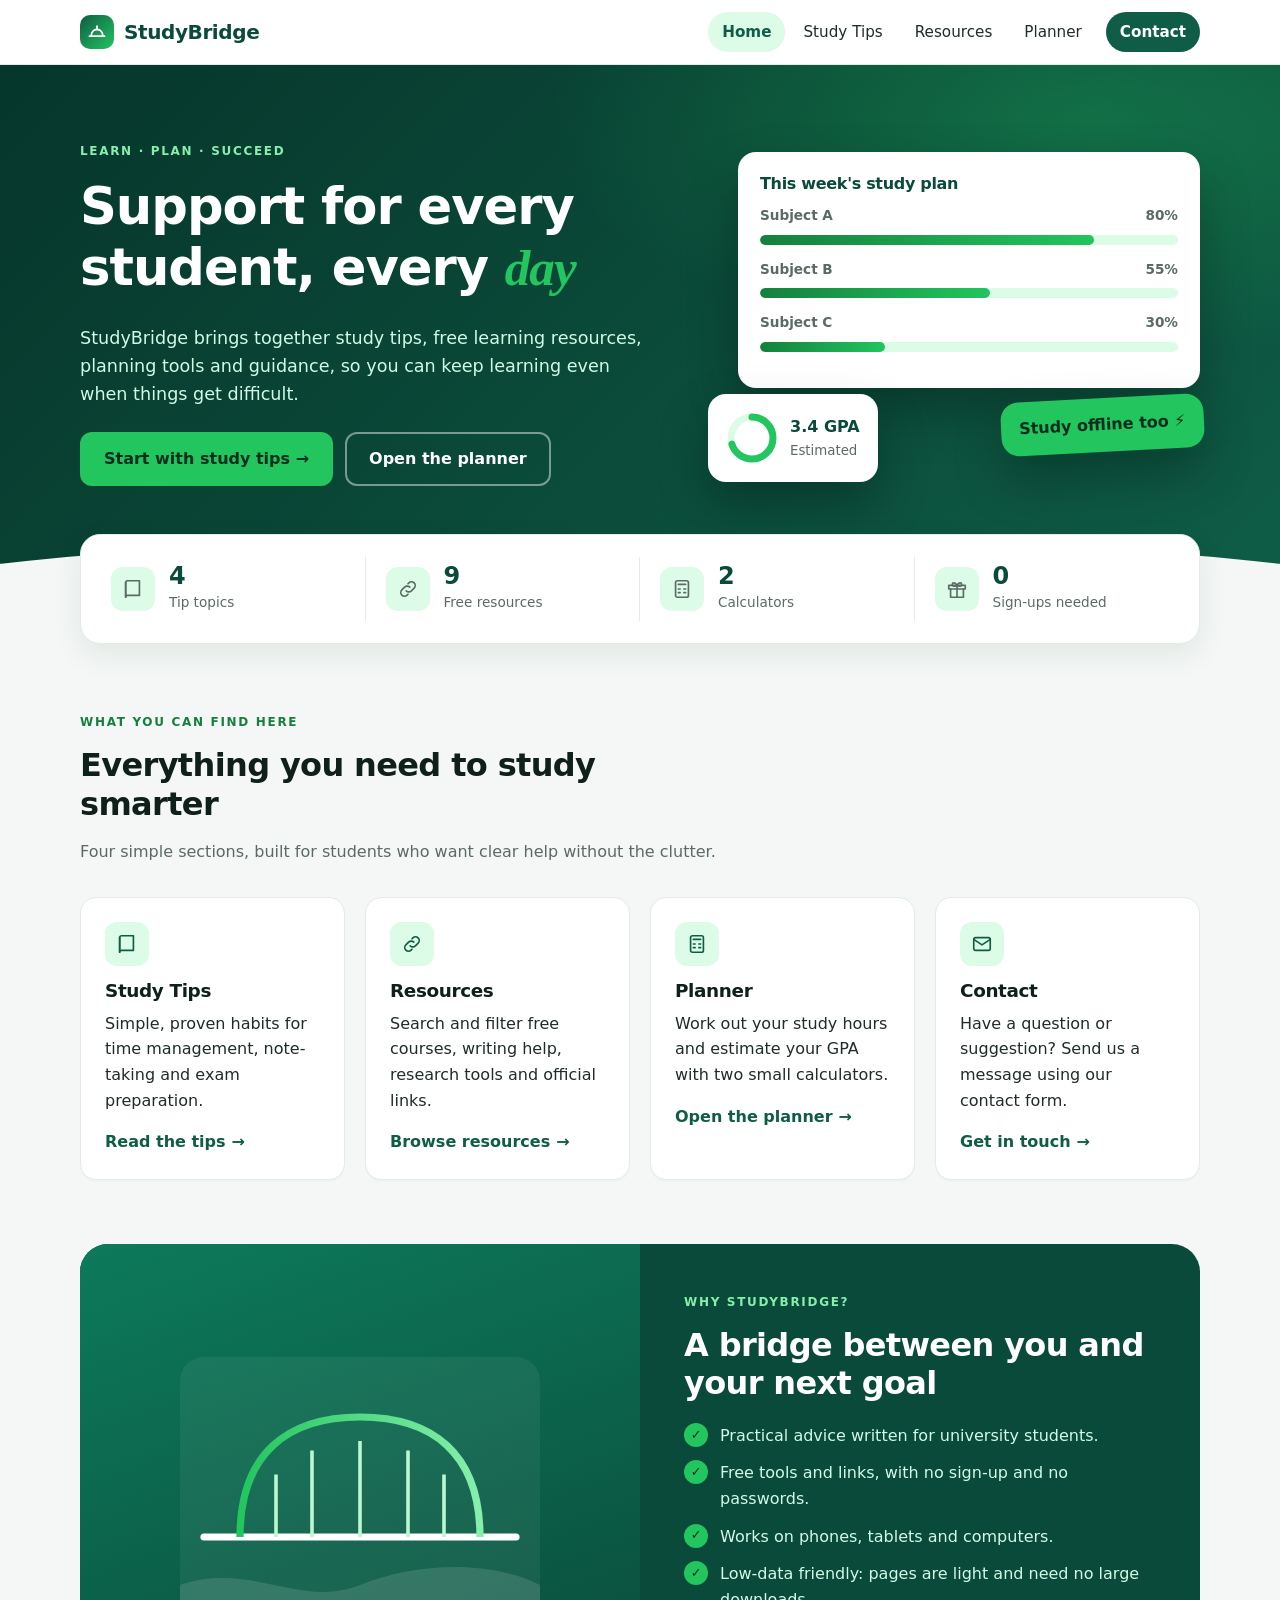
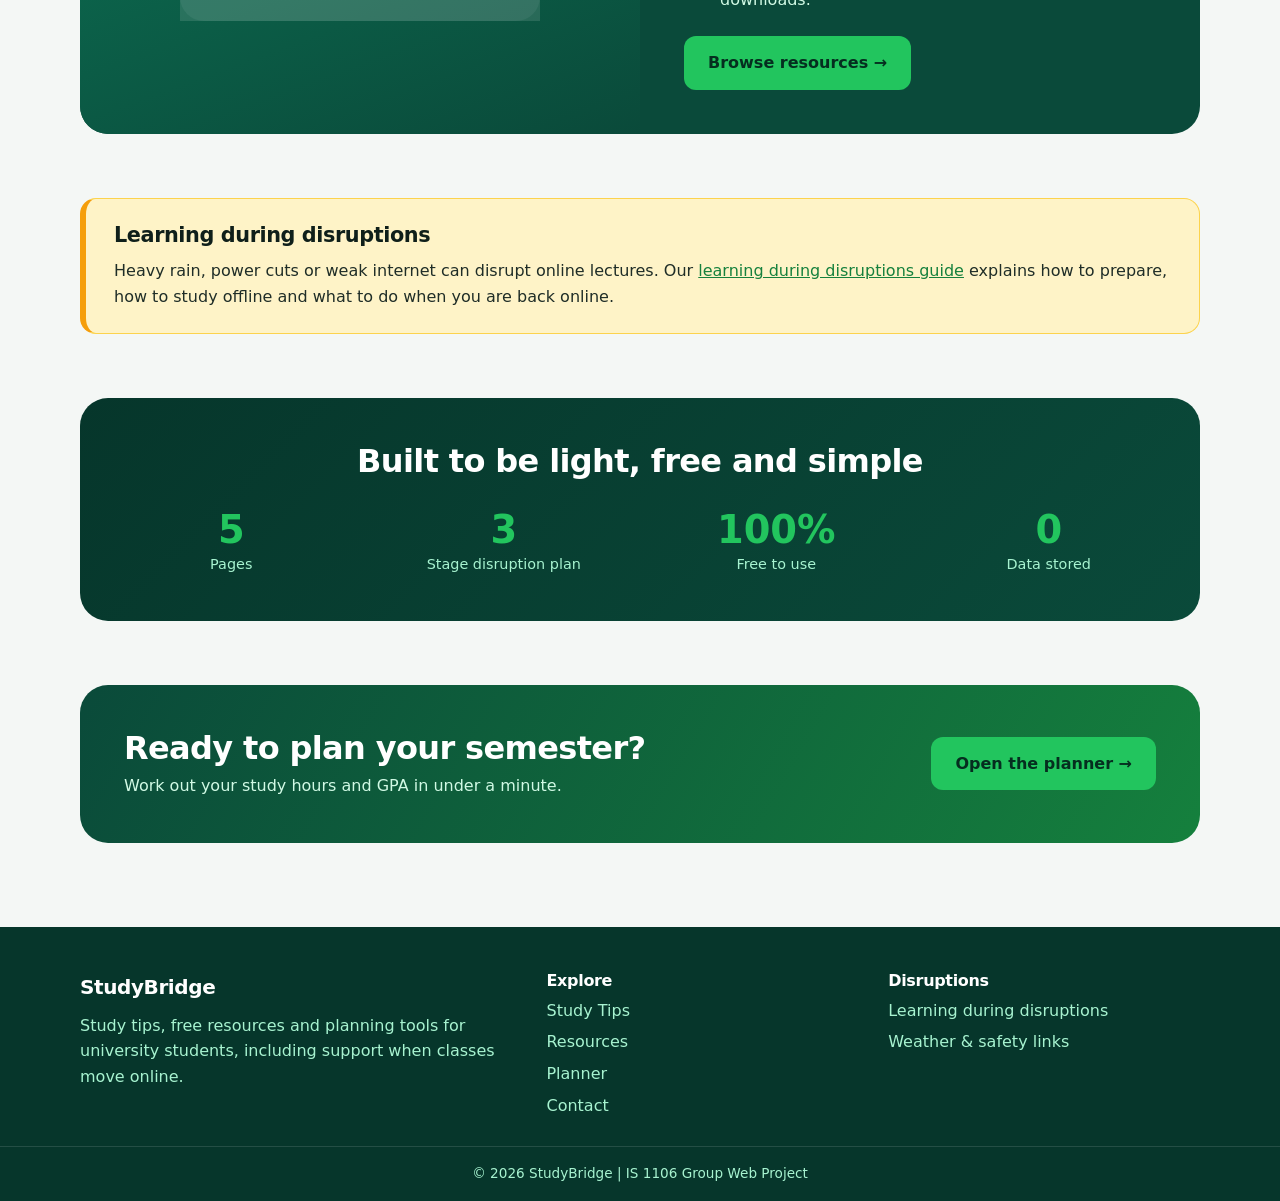
<file: index.html>
<!DOCTYPE html>
<html lang="en"><head><meta charset="UTF-8"><meta name="viewport" content="width=device-width, initial-scale=1">
<meta name="description" content="StudyBridge helps university students with study tips, free learning resources, planning tools and guidance, including support when classes move online."><title>StudyBridge | Student Support Website</title><link rel="stylesheet" href="style.css"></head>
<body><a class="skip-link" href="#content">Skip to main content</a>
<header class="site-header"><div class="header-inner">
<a class="logo" href="index.html"><span class="logo-mark"><svg viewBox="0 0 24 24" fill="none" stroke="#fff" stroke-width="2.2" stroke-linecap="round" stroke-linejoin="round"><path d="M3 17h18M5 17c0-5 3-8 7-8s7 3 7 8M12 9V5"/></svg></span>StudyBridge</a>
<button class="menu-toggle" id="menu-toggle" aria-expanded="false" aria-controls="main-nav">Menu</button>
<nav id="main-nav" aria-label="Main navigation"><ul><li><a href="index.html" aria-current="page">Home</a></li><li><a href="study-tips.html">Study Tips</a></li><li><a href="resources.html">Resources</a></li><li><a href="planner.html">Planner</a></li><li><a class="nav-cta" href="contact.html">Contact</a></li></ul></nav>
</div></header>
<main id="content">
<section class="hero"><div class="wrap">
<div><span class="eyebrow">Learn · Plan · Succeed</span>
<h1>Support for every student, every <em>day</em></h1>
<p class="lead">StudyBridge brings together study tips, free learning resources, planning tools and guidance, so you can keep learning even when things get difficult.</p>
<div class="hero-actions"><a class="btn btn-primary" href="study-tips.html">Start with study tips →</a><a class="btn btn-ghost" href="planner.html">Open the planner</a></div></div>
<div class="hero-art" aria-hidden="true">
<div class="float-card fc-main"><h3>This week's study plan</h3>
<div class="row-l"><span>Subject A</span><span>80%</span></div><div class="bar"><span style="width:80%"></span></div>
<div class="row-l"><span>Subject B</span><span>55%</span></div><div class="bar"><span style="width:55%"></span></div>
<div class="row-l"><span>Subject C</span><span>30%</span></div><div class="bar"><span style="width:30%"></span></div></div>
<div class="float-card fc-ring"><svg width="52" height="52" viewBox="0 0 52 52"><circle cx="26" cy="26" r="21" fill="none" stroke="#dcfce7" stroke-width="7"/><circle cx="26" cy="26" r="21" fill="none" stroke="#22c55e" stroke-width="7" stroke-linecap="round" stroke-dasharray="132" stroke-dashoffset="40" transform="rotate(-90 26 26)"/></svg><div>3.4 GPA<small>Estimated</small></div></div>
<div class="float-card fc-tag">Study offline too ⚡</div></div>
</div><div class="hero-curve"></div></section>

<div class="wrap stats"><div class="stats-box">
<div class="stat"><span class="ico" aria-hidden="true"><svg viewBox="0 0 24 24" fill="none" stroke="currentColor" stroke-width="1.8" stroke-linecap="round" stroke-linejoin="round"><path d="M4 5a2 2 0 0 1 2-2h13v16H6a2 2 0 0 0-2 2z"/><path d="M4 21V5"/></svg></span><div><strong>4</strong><span>Tip topics</span></div></div>
<div class="stat"><span class="ico" aria-hidden="true"><svg viewBox="0 0 24 24" fill="none" stroke="currentColor" stroke-width="1.8" stroke-linecap="round" stroke-linejoin="round"><path d="M10 14a4 4 0 0 0 5.7 0l3-3a4 4 0 0 0-5.7-5.7l-1 1"/><path d="M14 10a4 4 0 0 0-5.7 0l-3 3A4 4 0 0 0 11 18.7l1-1"/></svg></span><div><strong>9</strong><span>Free resources</span></div></div>
<div class="stat"><span class="ico" aria-hidden="true"><svg viewBox="0 0 24 24" fill="none" stroke="currentColor" stroke-width="1.8" stroke-linecap="round" stroke-linejoin="round"><rect x="5" y="3" width="14" height="18" rx="2"/><path d="M8 7h8M8 12h2M14 12h2M8 16h2M14 16h2"/></svg></span><div><strong>2</strong><span>Calculators</span></div></div>
<div class="stat"><span class="ico" aria-hidden="true"><svg viewBox="0 0 24 24" fill="none" stroke="currentColor" stroke-width="1.8" stroke-linecap="round" stroke-linejoin="round"><rect x="3" y="8" width="18" height="4"/><path d="M12 8v13M5 12v9h14v-9M12 8c-2-4-6-3-5 0 .5 1.5 3 1.2 5 0zm0 0c2-4 6-3 5 0-.5 1.5-3 1.2-5 0z"/></svg></span><div><strong>0</strong><span>Sign-ups needed</span></div></div></div></div>

<section class="block"><div class="wrap"><div class="sec-head"><span class="eyebrow" style="color:var(--g600)">What you can find here</span><h2>Everything you need to study smarter</h2><p>Four simple sections, built for students who want clear help without the clutter.</p></div>
<div class="grid"><article class="card"><span class="ico" aria-hidden="true"><svg viewBox="0 0 24 24" fill="none" stroke="currentColor" stroke-width="1.8" stroke-linecap="round" stroke-linejoin="round"><path d="M4 5a2 2 0 0 1 2-2h13v16H6a2 2 0 0 0-2 2z"/><path d="M4 21V5"/></svg></span><h3>Study Tips</h3><p>Simple, proven habits for time management, note-taking and exam preparation.</p><a class="more" href="study-tips.html">Read the tips <span aria-hidden="true">→</span></a></article><article class="card"><span class="ico" aria-hidden="true"><svg viewBox="0 0 24 24" fill="none" stroke="currentColor" stroke-width="1.8" stroke-linecap="round" stroke-linejoin="round"><path d="M10 14a4 4 0 0 0 5.7 0l3-3a4 4 0 0 0-5.7-5.7l-1 1"/><path d="M14 10a4 4 0 0 0-5.7 0l-3 3A4 4 0 0 0 11 18.7l1-1"/></svg></span><h3>Resources</h3><p>Search and filter free courses, writing help, research tools and official links.</p><a class="more" href="resources.html">Browse resources <span aria-hidden="true">→</span></a></article><article class="card"><span class="ico" aria-hidden="true"><svg viewBox="0 0 24 24" fill="none" stroke="currentColor" stroke-width="1.8" stroke-linecap="round" stroke-linejoin="round"><rect x="5" y="3" width="14" height="18" rx="2"/><path d="M8 7h8M8 12h2M14 12h2M8 16h2M14 16h2"/></svg></span><h3>Planner</h3><p>Work out your study hours and estimate your GPA with two small calculators.</p><a class="more" href="planner.html">Open the planner <span aria-hidden="true">→</span></a></article><article class="card"><span class="ico" aria-hidden="true"><svg viewBox="0 0 24 24" fill="none" stroke="currentColor" stroke-width="1.8" stroke-linecap="round" stroke-linejoin="round"><rect x="3" y="5" width="18" height="14" rx="2"/><path d="m3 7 9 6 9-6"/></svg></span><h3>Contact</h3><p>Have a question or suggestion? Send us a message using our contact form.</p><a class="more" href="contact.html">Get in touch <span aria-hidden="true">→</span></a></article></div></div></section>

<section class="block" style="padding-top:0"><div class="wrap"><div class="about">
<div class="about-art"><svg viewBox="0 0 300 220" width="100%" style="max-width:360px" role="img" aria-label="Bridge illustration"><defs><linearGradient id="gg" x1="0" x2="1"><stop offset="0" stop-color="#22c55e"/><stop offset="1" stop-color="#86efac"/></linearGradient></defs><rect width="300" height="220" rx="20" fill="rgba(255,255,255,.06)"/><path d="M20 150h260" stroke="#fff" stroke-width="6" stroke-linecap="round"/><path d="M50 150c0-70 40-100 100-100s100 30 100 100" fill="none" stroke="url(#gg)" stroke-width="6"/><g stroke="#bbf7d0" stroke-width="3"><path d="M80 150v-52M110 150v-72M150 150v-80M190 150v-72M220 150v-52"/></g><path d="M0 190c60-20 100 20 150 0s110-20 150 0v30H0z" fill="rgba(255,255,255,.12)"/></svg></div>
<div class="about-body"><span class="eyebrow">Why StudyBridge?</span><h2>A bridge between you and your next goal</h2><ul><li>Practical advice written for university students.</li><li>Free tools and links, with no sign-up and no passwords.</li><li>Works on phones, tablets and computers.</li><li>Low-data friendly: pages are light and need no large downloads.</li></ul><a class="btn btn-primary" href="resources.html">Browse resources →</a></div></div></div></section>

<section class="block" style="padding-top:0" aria-labelledby="disruption-heading"><div class="wrap"><div class="notice"><h2 id="disruption-heading">Learning during disruptions</h2>
<p>Heavy rain, power cuts or weak internet can disrupt online lectures. Our <a href="study-tips.html#disruptions">learning during disruptions guide</a> explains how to prepare, how to study offline and what to do when you are back online.</p></div></div></section>

<section class="block" style="padding-top:0"><div class="wrap"><div class="impact"><h2>Built to be light, free and simple</h2>
<div class="impact-grid"><div><strong>5</strong><span>Pages</span></div><div><strong>3</strong><span>Stage disruption plan</span></div><div><strong>100%</strong><span>Free to use</span></div><div><strong>0</strong><span>Data stored</span></div></div></div></div></section>

<section class="block" style="padding-top:0"><div class="wrap"><div class="cta"><div><h2>Ready to plan your semester?</h2><p>Work out your study hours and GPA in under a minute.</p></div><a class="btn btn-primary" href="planner.html">Open the planner →</a></div></div></section>
</main>
<footer><div class="foot">
<div><a class="logo" href="index.html">StudyBridge</a><p>Study tips, free resources and planning tools for university students, including support when classes move online.</p></div>
<div><h3>Explore</h3><ul><li><a href="study-tips.html">Study Tips</a></li><li><a href="resources.html">Resources</a></li><li><a href="planner.html">Planner</a></li><li><a href="contact.html">Contact</a></li></ul></div>
<div><h3>Disruptions</h3><ul><li><a href="study-tips.html#disruptions">Learning during disruptions</a></li><li><a href="resources.html">Weather &amp; safety links</a></li></ul></div>
</div><div class="copy">&copy; <span id="year">2026</span> StudyBridge | IS 1106 Group Web Project</div></footer>
<script src="script.js"></script></body></html>
</file>
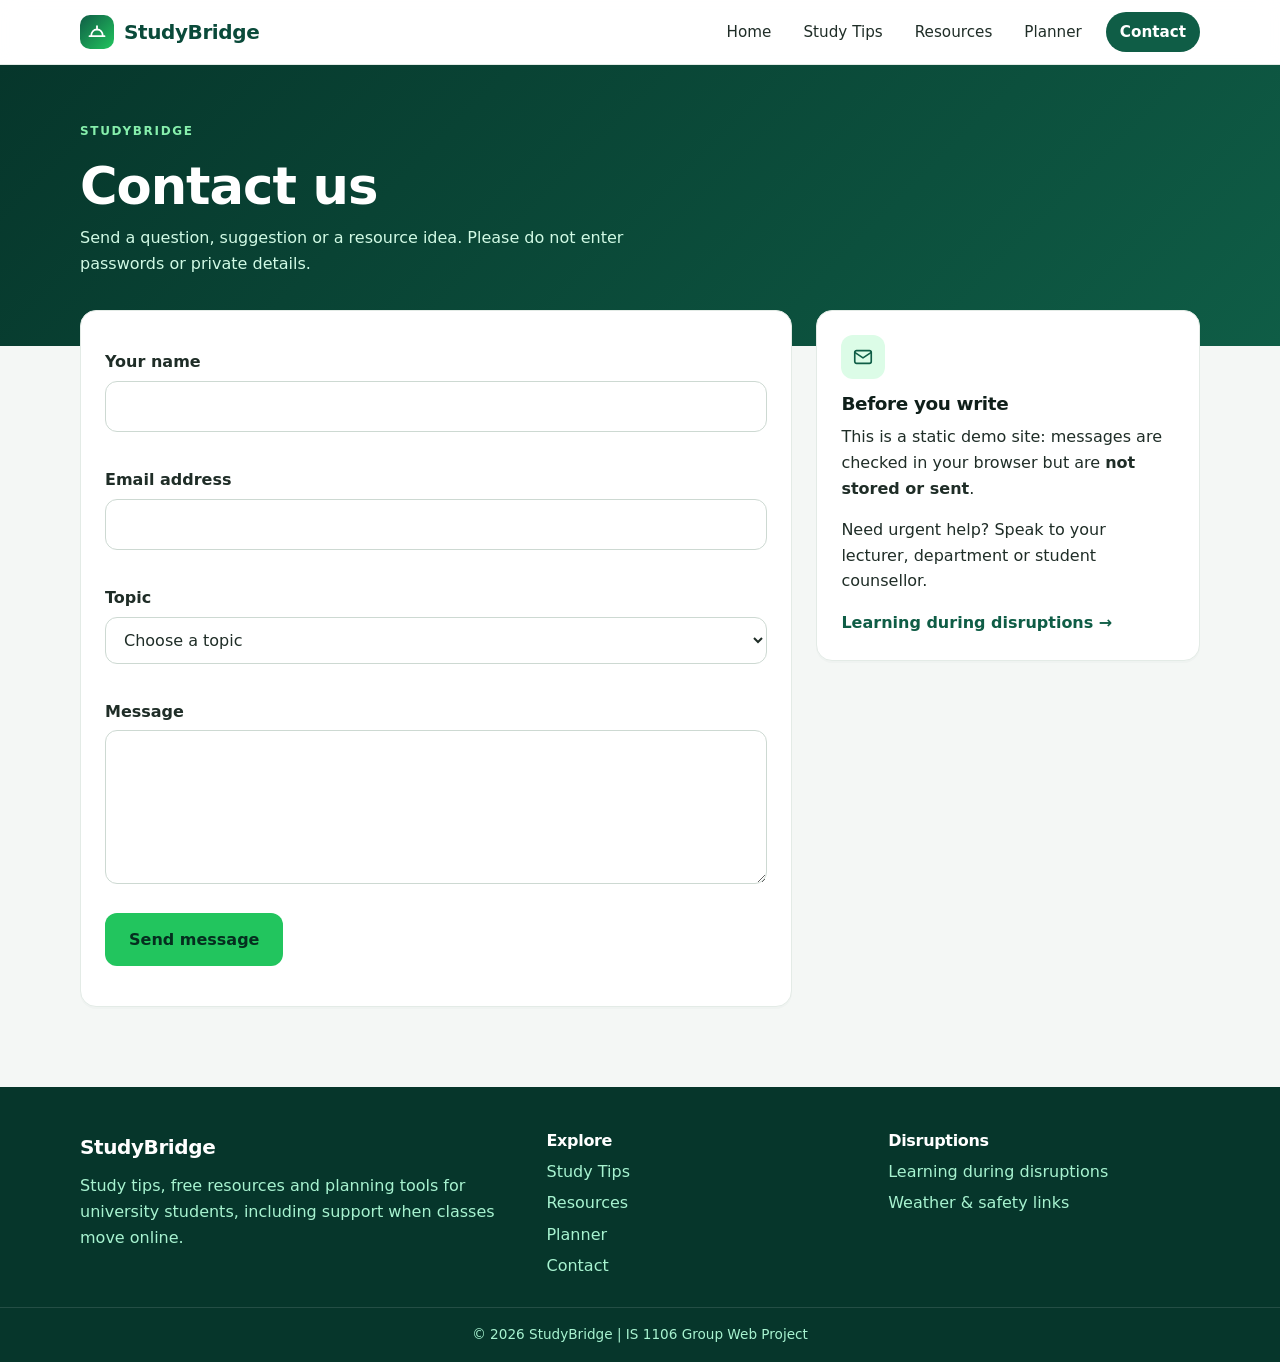
<file: contact.html>
<!DOCTYPE html>
<html lang="en"><head><meta charset="UTF-8"><meta name="viewport" content="width=device-width, initial-scale=1">
<meta name="description" content="Contact the StudyBridge team with questions, suggestions or resource ideas."><title>Contact | StudyBridge</title><link rel="stylesheet" href="style.css"></head>
<body><a class="skip-link" href="#content">Skip to main content</a>
<header class="site-header"><div class="header-inner">
<a class="logo" href="index.html"><span class="logo-mark"><svg viewBox="0 0 24 24" fill="none" stroke="#fff" stroke-width="2.2" stroke-linecap="round" stroke-linejoin="round"><path d="M3 17h18M5 17c0-5 3-8 7-8s7 3 7 8M12 9V5"/></svg></span>StudyBridge</a>
<button class="menu-toggle" id="menu-toggle" aria-expanded="false" aria-controls="main-nav">Menu</button>
<nav id="main-nav" aria-label="Main navigation"><ul><li><a href="index.html">Home</a></li><li><a href="study-tips.html">Study Tips</a></li><li><a href="resources.html">Resources</a></li><li><a href="planner.html">Planner</a></li><li><a class="nav-cta" href="contact.html" aria-current="page">Contact</a></li></ul></nav>
</div></header>
<div class="page-head"><div class="wrap"><span class="eyebrow">StudyBridge</span><h1>Contact us</h1><p>Send a question, suggestion or a resource idea. Please do not enter passwords or private details.</p></div></div>
<main id="content" class="wrap page-main"><div class="contact-grid">

    <form id="contact-form" class="card" novalidate>
      <label for="name">Your name</label>
      <input type="text" id="name" autocomplete="name">
      <p class="error" id="name-error" aria-live="polite"></p>

      <label for="email">Email address</label>
      <input type="email" id="email" autocomplete="email">
      <p class="error" id="email-error" aria-live="polite"></p>

      <label for="topic">Topic</label>
      <select id="topic">
        <option value="">Choose a topic</option>
        <option value="question">Study question</option>
        <option value="resource">Suggest a resource</option>
        <option value="feedback">Website feedback</option>
        <option value="other">Other</option>
      </select>
      <p class="error" id="topic-error" aria-live="polite"></p>

      <label for="message">Message</label>
      <textarea id="message" rows="5"></textarea>
      <p class="error" id="message-error" aria-live="polite"></p>

      <p><button class="btn btn-primary" type="submit">Send message</button></p>
      <div class="success" id="form-success" role="status" hidden></div>
    </form>
  <aside class="card"><span class="ico" aria-hidden="true"><svg viewBox="0 0 24 24" fill="none" stroke="currentColor" stroke-width="1.8" stroke-linecap="round" stroke-linejoin="round"><rect x="3" y="5" width="18" height="14" rx="2"/><path d="m3 7 9 6 9-6"/></svg></span><h3>Before you write</h3><p>This is a static demo site: messages are checked in your browser but are <strong>not stored or sent</strong>.</p><p>Need urgent help? Speak to your lecturer, department or student counsellor.</p><a class="more" href="study-tips.html#disruptions">Learning during disruptions →</a></aside></div></main>
<footer><div class="foot">
<div><a class="logo" href="index.html">StudyBridge</a><p>Study tips, free resources and planning tools for university students, including support when classes move online.</p></div>
<div><h3>Explore</h3><ul><li><a href="study-tips.html">Study Tips</a></li><li><a href="resources.html">Resources</a></li><li><a href="planner.html">Planner</a></li><li><a href="contact.html">Contact</a></li></ul></div>
<div><h3>Disruptions</h3><ul><li><a href="study-tips.html#disruptions">Learning during disruptions</a></li><li><a href="resources.html">Weather &amp; safety links</a></li></ul></div>
</div><div class="copy">&copy; <span id="year">2026</span> StudyBridge | IS 1106 Group Web Project</div></footer>
<script src="script.js"></script></body></html>
</file>
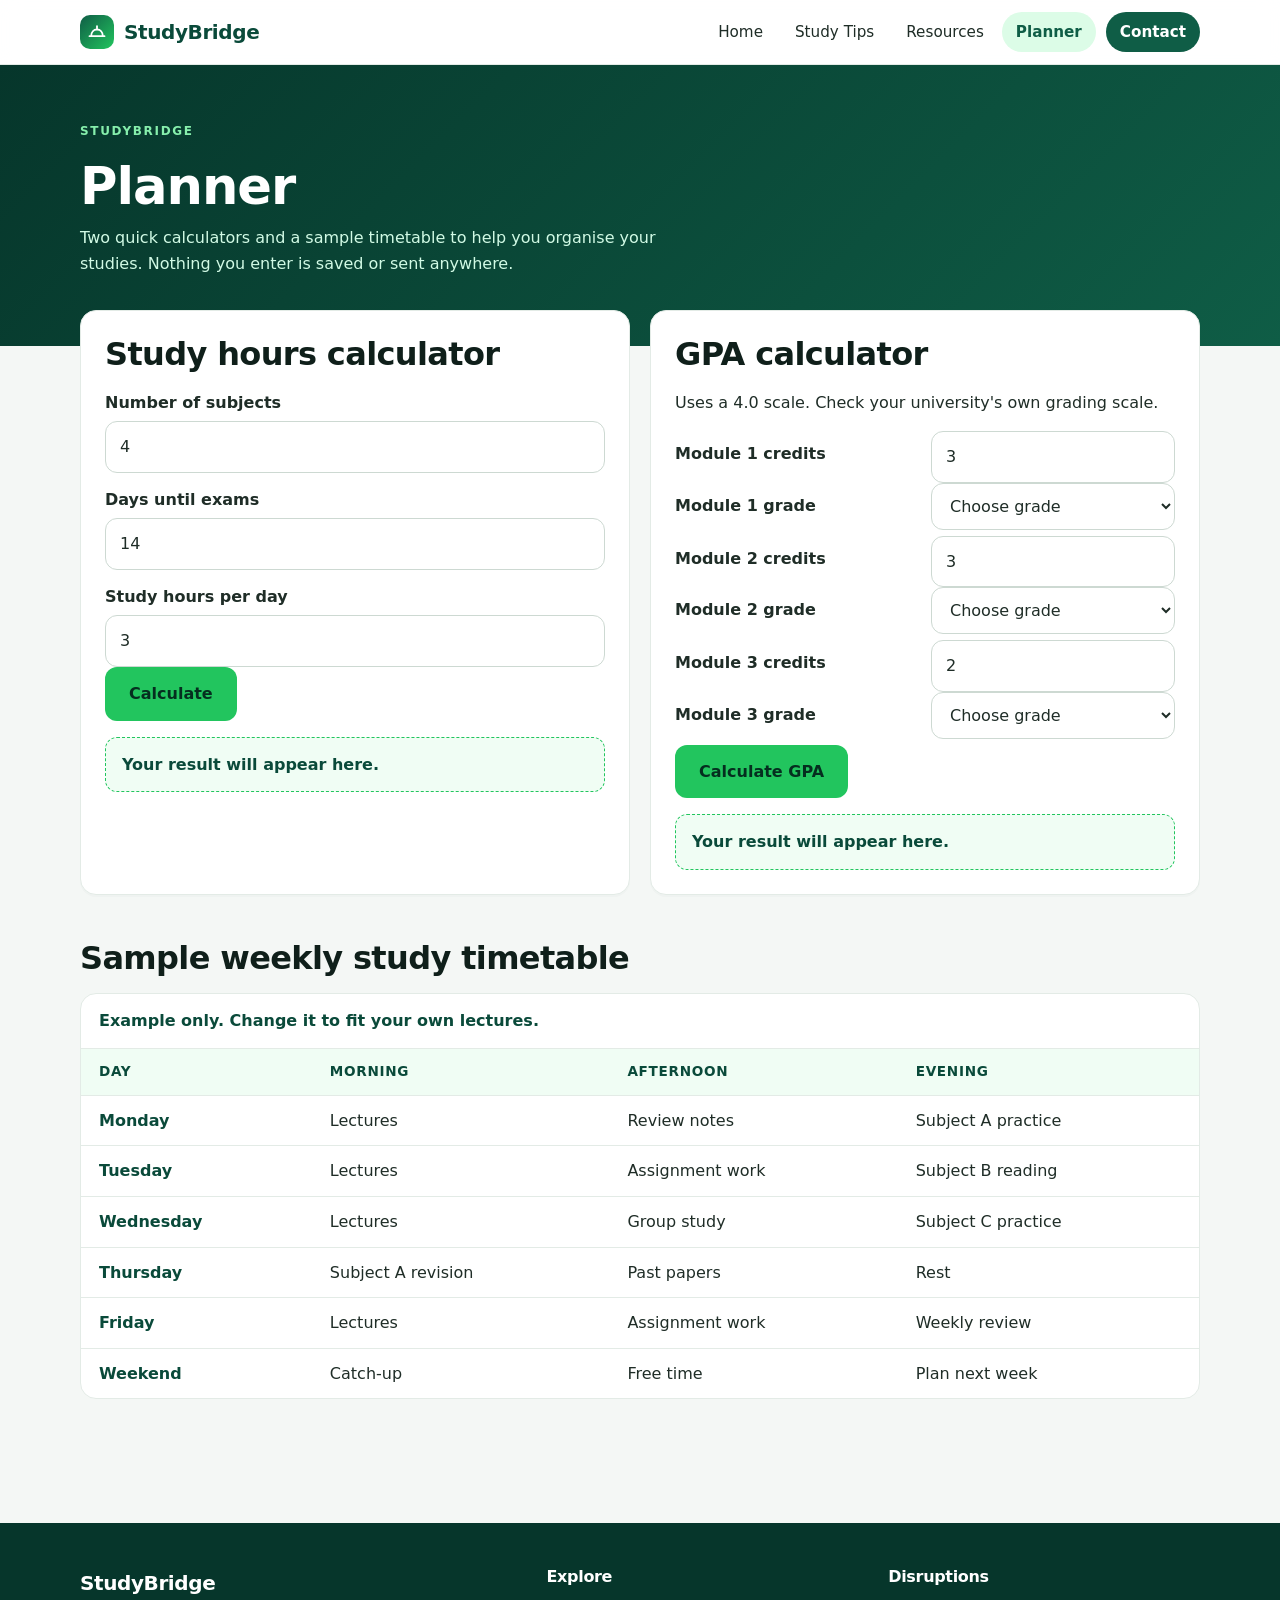
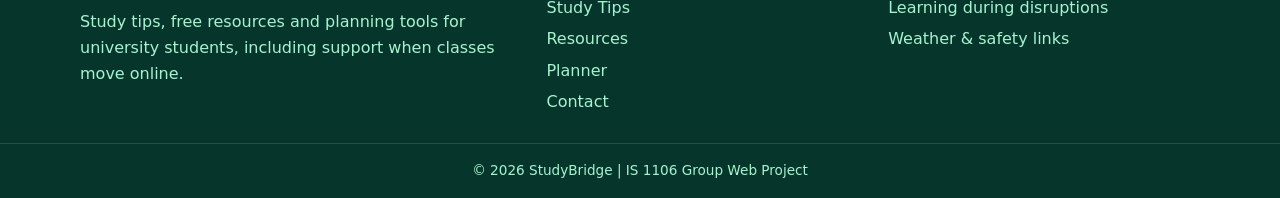
<file: planner.html>
<!DOCTYPE html>
<html lang="en"><head><meta charset="UTF-8"><meta name="viewport" content="width=device-width, initial-scale=1">
<meta name="description" content="Free student planner tools: a study-hours calculator, a GPA calculator and a sample weekly timetable."><title>Planner | StudyBridge</title><link rel="stylesheet" href="style.css"></head>
<body><a class="skip-link" href="#content">Skip to main content</a>
<header class="site-header"><div class="header-inner">
<a class="logo" href="index.html"><span class="logo-mark"><svg viewBox="0 0 24 24" fill="none" stroke="#fff" stroke-width="2.2" stroke-linecap="round" stroke-linejoin="round"><path d="M3 17h18M5 17c0-5 3-8 7-8s7 3 7 8M12 9V5"/></svg></span>StudyBridge</a>
<button class="menu-toggle" id="menu-toggle" aria-expanded="false" aria-controls="main-nav">Menu</button>
<nav id="main-nav" aria-label="Main navigation"><ul><li><a href="index.html">Home</a></li><li><a href="study-tips.html">Study Tips</a></li><li><a href="resources.html">Resources</a></li><li><a href="planner.html" aria-current="page">Planner</a></li><li><a class="nav-cta" href="contact.html">Contact</a></li></ul></nav>
</div></header>
<div class="page-head"><div class="wrap"><span class="eyebrow">StudyBridge</span><h1>Planner</h1><p>Two quick calculators and a sample timetable to help you organise your studies. Nothing you enter is saved or sent anywhere.</p></div></div>
<main id="content" class="wrap page-main">

    <div class="two-col">
      <section class="card" aria-labelledby="hours-heading">
        <h2 id="hours-heading">Study hours calculator</h2>
        <form id="hours-form" novalidate>
          <label for="subjects">Number of subjects</label>
          <input type="number" id="subjects" min="1" value="4" required>
          <label for="days">Days until exams</label>
          <input type="number" id="days" min="1" value="14" required>
          <label for="hours-per-day">Study hours per day</label>
          <input type="number" id="hours-per-day" min="0.5" step="0.5" value="3" required>
          <p><button class="btn btn-primary" type="submit">Calculate</button></p>
        </form>
        <div class="result-box" id="hours-result" aria-live="polite">Your result will appear here.</div>
      </section>

      <section class="card" aria-labelledby="gpa-heading">
        <h2 id="gpa-heading">GPA calculator</h2>
        <p>Uses a 4.0 scale. Check your university's own grading scale.</p>
        <form id="gpa-form" novalidate>
          <div class="gpa-row">
            <label for="credits1">Module 1 credits</label>
            <input type="number" id="credits1" class="credits" min="1" value="3">
            <label for="grade1">Module 1 grade</label>
            <select id="grade1" class="grade">
              <option value="">Choose grade</option>
              <option value="4">A (4.0)</option>
              <option value="3.7">A- (3.7)</option>
              <option value="3.3">B+ (3.3)</option>
              <option value="3">B (3.0)</option>
              <option value="2.7">B- (2.7)</option>
              <option value="2.3">C+ (2.3)</option>
              <option value="2">C (2.0)</option>
              <option value="1">D (1.0)</option>
              <option value="0">E (0.0)</option>
            </select>
          </div>
          <div class="gpa-row">
            <label for="credits2">Module 2 credits</label>
            <input type="number" id="credits2" class="credits" min="1" value="3">
            <label for="grade2">Module 2 grade</label>
            <select id="grade2" class="grade">
              <option value="">Choose grade</option>
              <option value="4">A (4.0)</option>
              <option value="3.7">A- (3.7)</option>
              <option value="3.3">B+ (3.3)</option>
              <option value="3">B (3.0)</option>
              <option value="2.7">B- (2.7)</option>
              <option value="2.3">C+ (2.3)</option>
              <option value="2">C (2.0)</option>
              <option value="1">D (1.0)</option>
              <option value="0">E (0.0)</option>
            </select>
          </div>
          <div class="gpa-row">
            <label for="credits3">Module 3 credits</label>
            <input type="number" id="credits3" class="credits" min="1" value="2">
            <label for="grade3">Module 3 grade</label>
            <select id="grade3" class="grade">
              <option value="">Choose grade</option>
              <option value="4">A (4.0)</option>
              <option value="3.7">A- (3.7)</option>
              <option value="3.3">B+ (3.3)</option>
              <option value="3">B (3.0)</option>
              <option value="2.7">B- (2.7)</option>
              <option value="2.3">C+ (2.3)</option>
              <option value="2">C (2.0)</option>
              <option value="1">D (1.0)</option>
              <option value="0">E (0.0)</option>
            </select>
          </div>
          <p><button class="btn btn-primary" type="submit">Calculate GPA</button></p>
        </form>
        <div class="result-box" id="gpa-result" aria-live="polite">Your result will appear here.</div>
      </section>
    </div>

    <section aria-labelledby="timetable-heading">
      <h2 id="timetable-heading">Sample weekly study timetable</h2>
      <div class="table-wrap">
        <table>
          <caption>Example only. Change it to fit your own lectures.</caption>
          <thead>
            <tr><th scope="col">Day</th><th scope="col">Morning</th><th scope="col">Afternoon</th><th scope="col">Evening</th></tr>
          </thead>
          <tbody>
            <tr><th scope="row">Monday</th><td>Lectures</td><td>Review notes</td><td>Subject A practice</td></tr>
            <tr><th scope="row">Tuesday</th><td>Lectures</td><td>Assignment work</td><td>Subject B reading</td></tr>
            <tr><th scope="row">Wednesday</th><td>Lectures</td><td>Group study</td><td>Subject C practice</td></tr>
            <tr><th scope="row">Thursday</th><td>Subject A revision</td><td>Past papers</td><td>Rest</td></tr>
            <tr><th scope="row">Friday</th><td>Lectures</td><td>Assignment work</td><td>Weekly review</td></tr>
            <tr><th scope="row">Weekend</th><td>Catch-up</td><td>Free time</td><td>Plan next week</td></tr>
          </tbody>
        </table>
      </div>
    </section>
  </main>
<footer><div class="foot">
<div><a class="logo" href="index.html">StudyBridge</a><p>Study tips, free resources and planning tools for university students, including support when classes move online.</p></div>
<div><h3>Explore</h3><ul><li><a href="study-tips.html">Study Tips</a></li><li><a href="resources.html">Resources</a></li><li><a href="planner.html">Planner</a></li><li><a href="contact.html">Contact</a></li></ul></div>
<div><h3>Disruptions</h3><ul><li><a href="study-tips.html#disruptions">Learning during disruptions</a></li><li><a href="resources.html">Weather &amp; safety links</a></li></ul></div>
</div><div class="copy">&copy; <span id="year">2026</span> StudyBridge | IS 1106 Group Web Project</div></footer>
<script src="script.js"></script></body></html>
</file>
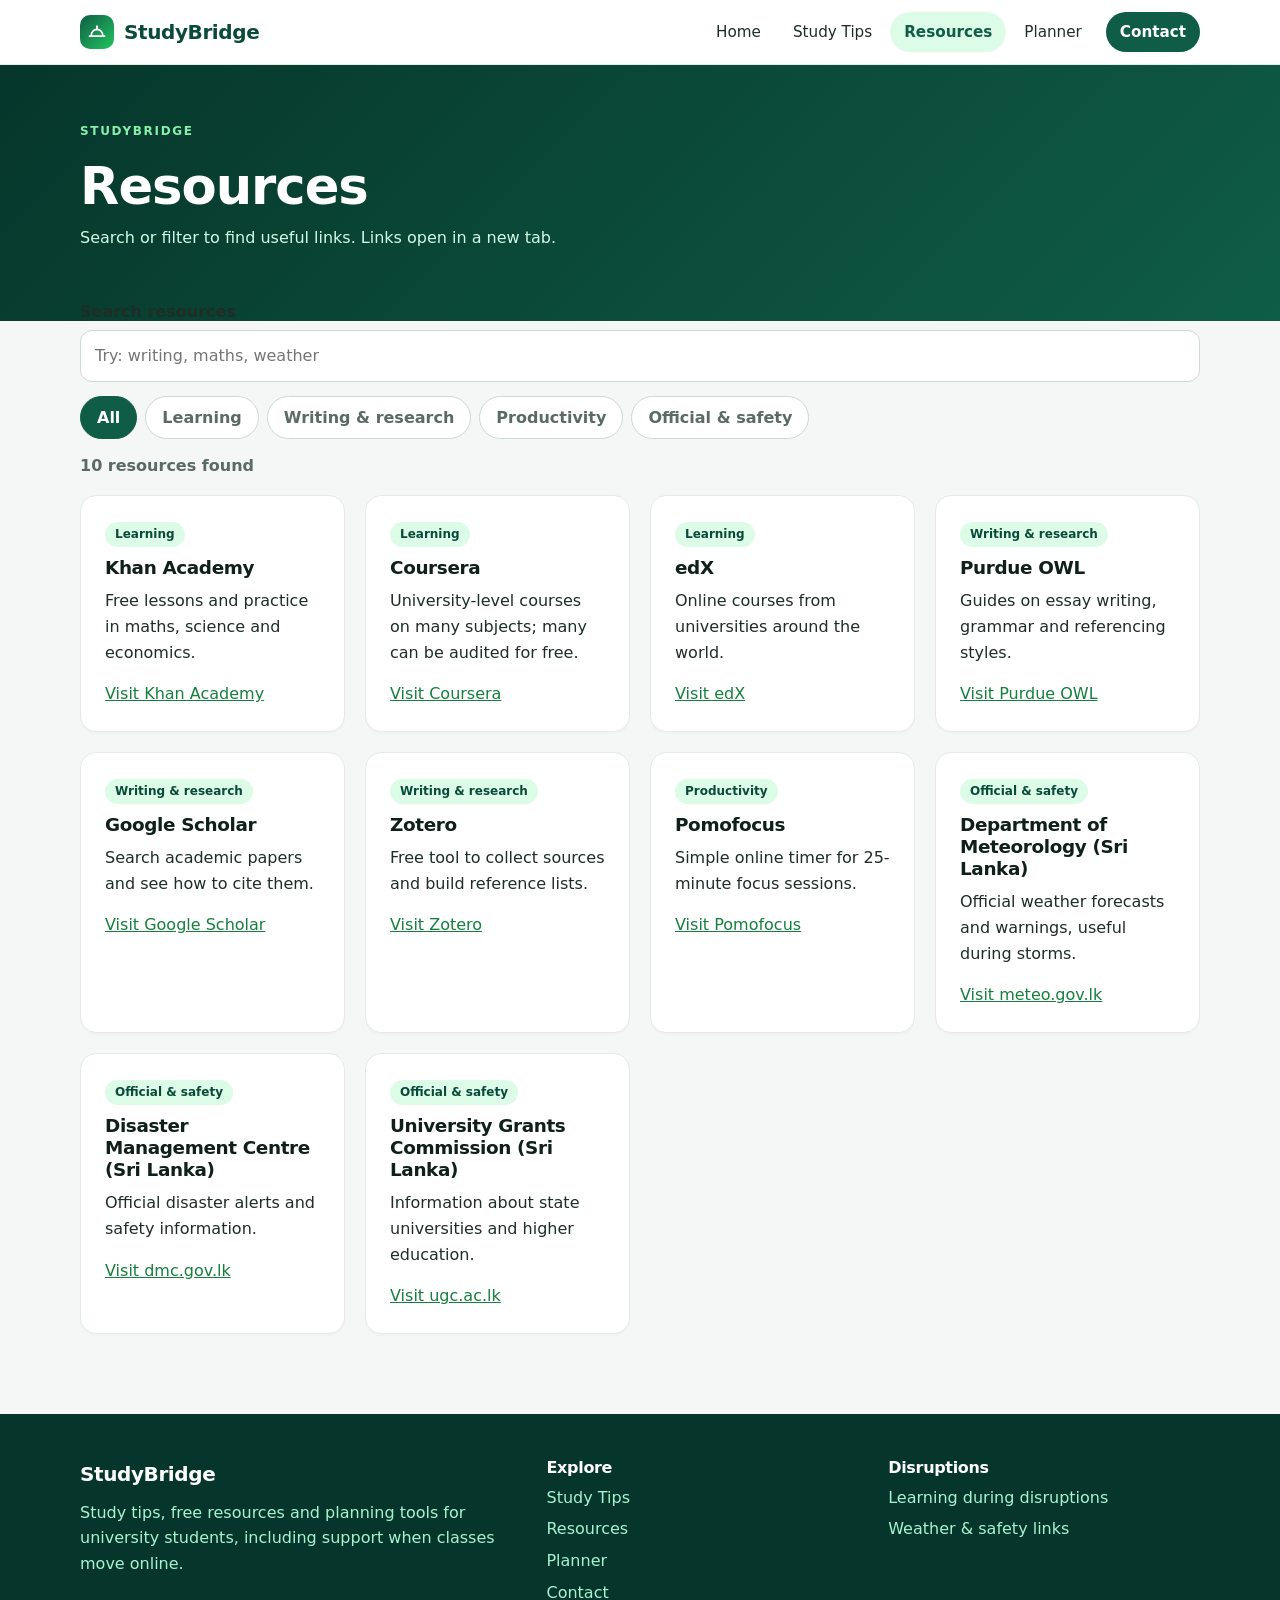
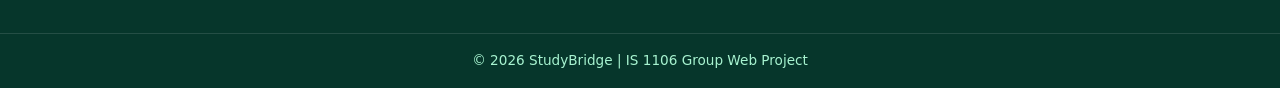
<file: resources.html>
<!DOCTYPE html>
<html lang="en"><head><meta charset="UTF-8"><meta name="viewport" content="width=device-width, initial-scale=1">
<meta name="description" content="Searchable list of free learning platforms, writing help, research tools and official links for university students."><title>Resources | StudyBridge</title><link rel="stylesheet" href="style.css"></head>
<body><a class="skip-link" href="#content">Skip to main content</a>
<header class="site-header"><div class="header-inner">
<a class="logo" href="index.html"><span class="logo-mark"><svg viewBox="0 0 24 24" fill="none" stroke="#fff" stroke-width="2.2" stroke-linecap="round" stroke-linejoin="round"><path d="M3 17h18M5 17c0-5 3-8 7-8s7 3 7 8M12 9V5"/></svg></span>StudyBridge</a>
<button class="menu-toggle" id="menu-toggle" aria-expanded="false" aria-controls="main-nav">Menu</button>
<nav id="main-nav" aria-label="Main navigation"><ul><li><a href="index.html">Home</a></li><li><a href="study-tips.html">Study Tips</a></li><li><a href="resources.html" aria-current="page">Resources</a></li><li><a href="planner.html">Planner</a></li><li><a class="nav-cta" href="contact.html">Contact</a></li></ul></nav>
</div></header>
<div class="page-head"><div class="wrap"><span class="eyebrow">StudyBridge</span><h1>Resources</h1><p>Search or filter to find useful links. Links open in a new tab.</p></div></div>
<main id="content" class="wrap page-main">

    <div class="search-bar">
      <label for="resource-search">Search resources</label>
      <input type="search" id="resource-search" placeholder="Try: writing, maths, weather">
    </div>

    <div class="filter-buttons" role="group" aria-label="Filter by category">
      <button class="filter-btn active" data-filter="all">All</button>
      <button class="filter-btn" data-filter="learning">Learning</button>
      <button class="filter-btn" data-filter="writing">Writing &amp; research</button>
      <button class="filter-btn" data-filter="productivity">Productivity</button>
      <button class="filter-btn" data-filter="official">Official &amp; safety</button>
    </div>

    <p id="resource-count" aria-live="polite"></p>

    <div class="grid">
      <article class="card resource-card" data-category="learning">
        <span class="tag">Learning</span>
        <h3>Khan Academy</h3>
        <p>Free lessons and practice in maths, science and economics.</p>
        <a href="https://www.khanacademy.org" target="_blank" rel="noopener">Visit Khan Academy</a>
      </article>
      <article class="card resource-card" data-category="learning">
        <span class="tag">Learning</span>
        <h3>Coursera</h3>
        <p>University-level courses on many subjects; many can be audited for free.</p>
        <a href="https://www.coursera.org" target="_blank" rel="noopener">Visit Coursera</a>
      </article>
      <article class="card resource-card" data-category="learning">
        <span class="tag">Learning</span>
        <h3>edX</h3>
        <p>Online courses from universities around the world.</p>
        <a href="https://www.edx.org" target="_blank" rel="noopener">Visit edX</a>
      </article>
      <article class="card resource-card" data-category="writing">
        <span class="tag">Writing &amp; research</span>
        <h3>Purdue OWL</h3>
        <p>Guides on essay writing, grammar and referencing styles.</p>
        <a href="https://owl.purdue.edu" target="_blank" rel="noopener">Visit Purdue OWL</a>
      </article>
      <article class="card resource-card" data-category="writing">
        <span class="tag">Writing &amp; research</span>
        <h3>Google Scholar</h3>
        <p>Search academic papers and see how to cite them.</p>
        <a href="https://scholar.google.com" target="_blank" rel="noopener">Visit Google Scholar</a>
      </article>
      <article class="card resource-card" data-category="writing">
        <span class="tag">Writing &amp; research</span>
        <h3>Zotero</h3>
        <p>Free tool to collect sources and build reference lists.</p>
        <a href="https://www.zotero.org" target="_blank" rel="noopener">Visit Zotero</a>
      </article>
      <article class="card resource-card" data-category="productivity">
        <span class="tag">Productivity</span>
        <h3>Pomofocus</h3>
        <p>Simple online timer for 25-minute focus sessions.</p>
        <a href="https://pomofocus.io" target="_blank" rel="noopener">Visit Pomofocus</a>
      </article>
      <article class="card resource-card" data-category="official">
        <span class="tag">Official &amp; safety</span>
        <h3>Department of Meteorology (Sri Lanka)</h3>
        <p>Official weather forecasts and warnings, useful during storms.</p>
        <a href="https://www.meteo.gov.lk" target="_blank" rel="noopener">Visit meteo.gov.lk</a>
      </article>
      <article class="card resource-card" data-category="official">
        <span class="tag">Official &amp; safety</span>
        <h3>Disaster Management Centre (Sri Lanka)</h3>
        <p>Official disaster alerts and safety information.</p>
        <a href="https://www.dmc.gov.lk" target="_blank" rel="noopener">Visit dmc.gov.lk</a>
      </article>
      <article class="card resource-card" data-category="official">
        <span class="tag">Official &amp; safety</span>
        <h3>University Grants Commission (Sri Lanka)</h3>
        <p>Information about state universities and higher education.</p>
        <a href="https://www.ugc.ac.lk" target="_blank" rel="noopener">Visit ugc.ac.lk</a>
      </article>
    </div>
  </main>
<footer><div class="foot">
<div><a class="logo" href="index.html">StudyBridge</a><p>Study tips, free resources and planning tools for university students, including support when classes move online.</p></div>
<div><h3>Explore</h3><ul><li><a href="study-tips.html">Study Tips</a></li><li><a href="resources.html">Resources</a></li><li><a href="planner.html">Planner</a></li><li><a href="contact.html">Contact</a></li></ul></div>
<div><h3>Disruptions</h3><ul><li><a href="study-tips.html#disruptions">Learning during disruptions</a></li><li><a href="resources.html">Weather &amp; safety links</a></li></ul></div>
</div><div class="copy">&copy; <span id="year">2026</span> StudyBridge | IS 1106 Group Web Project</div></footer>
<script src="script.js"></script></body></html>
</file>
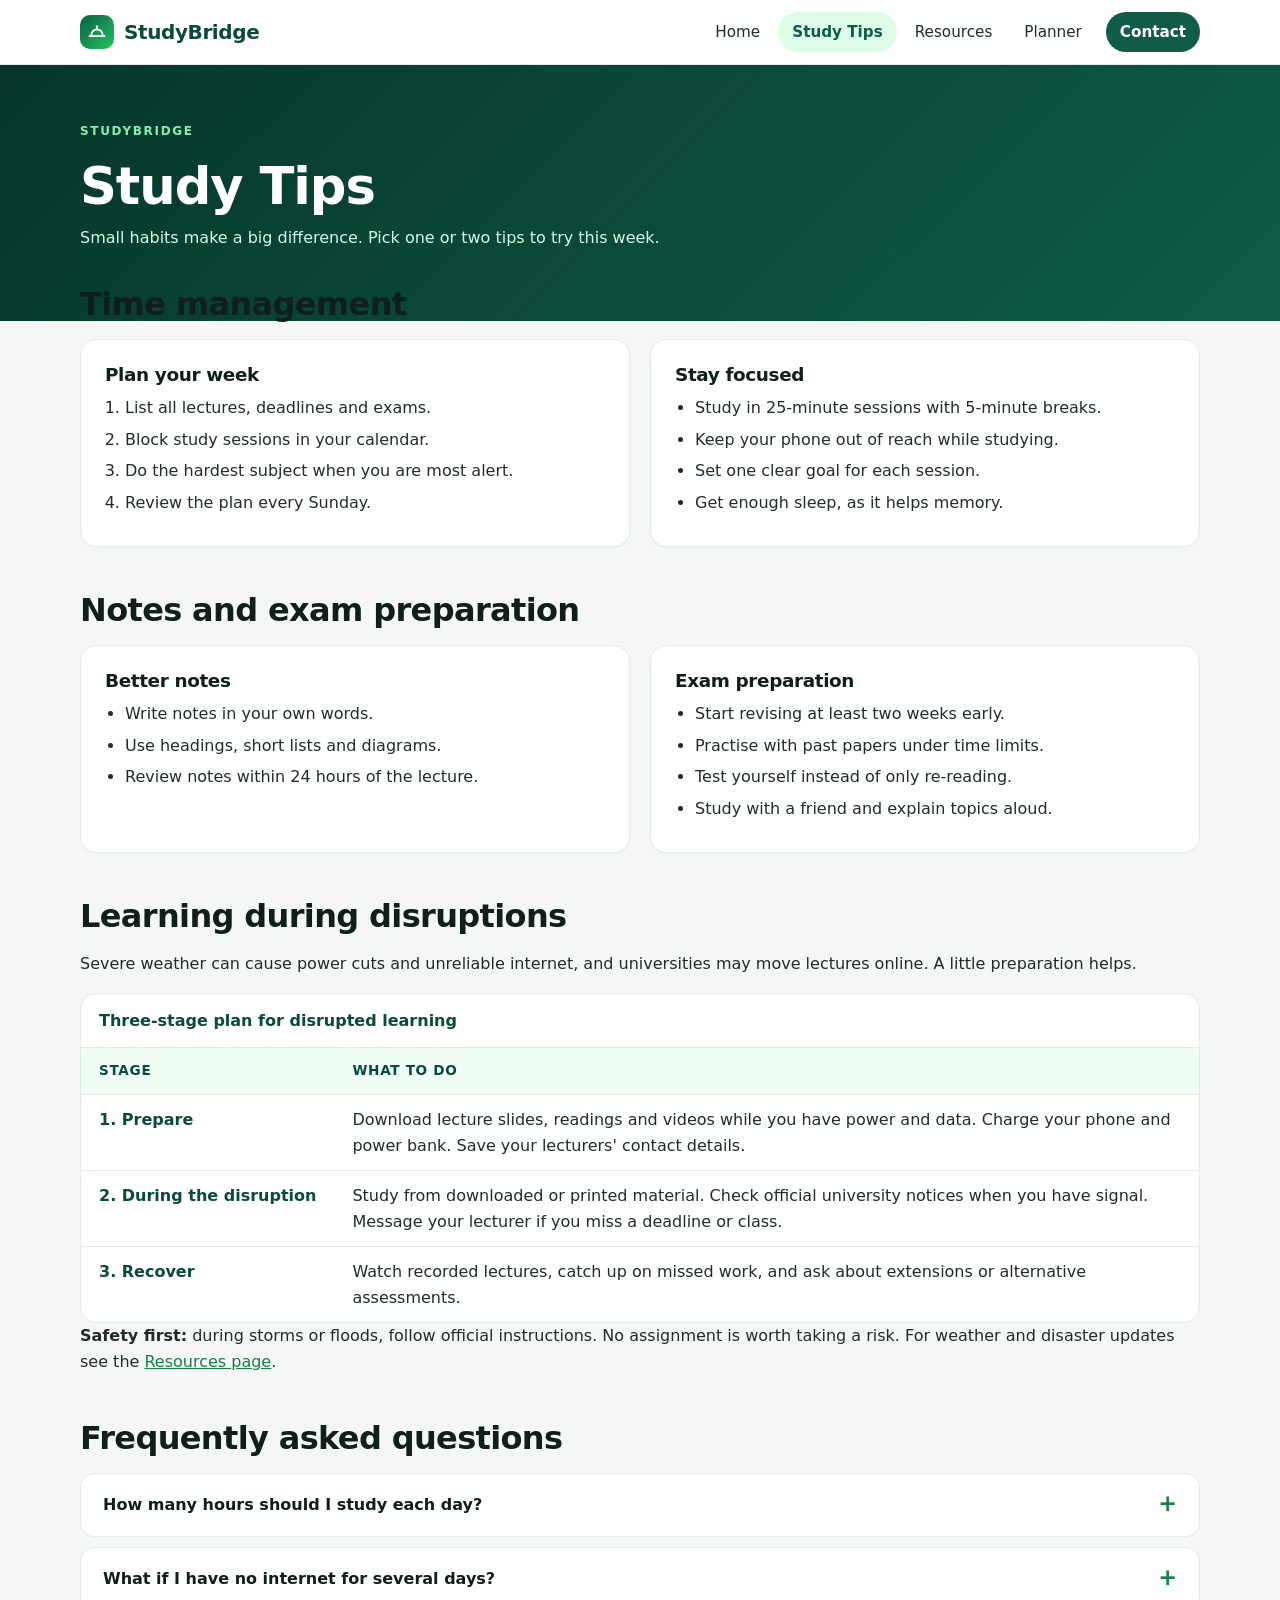
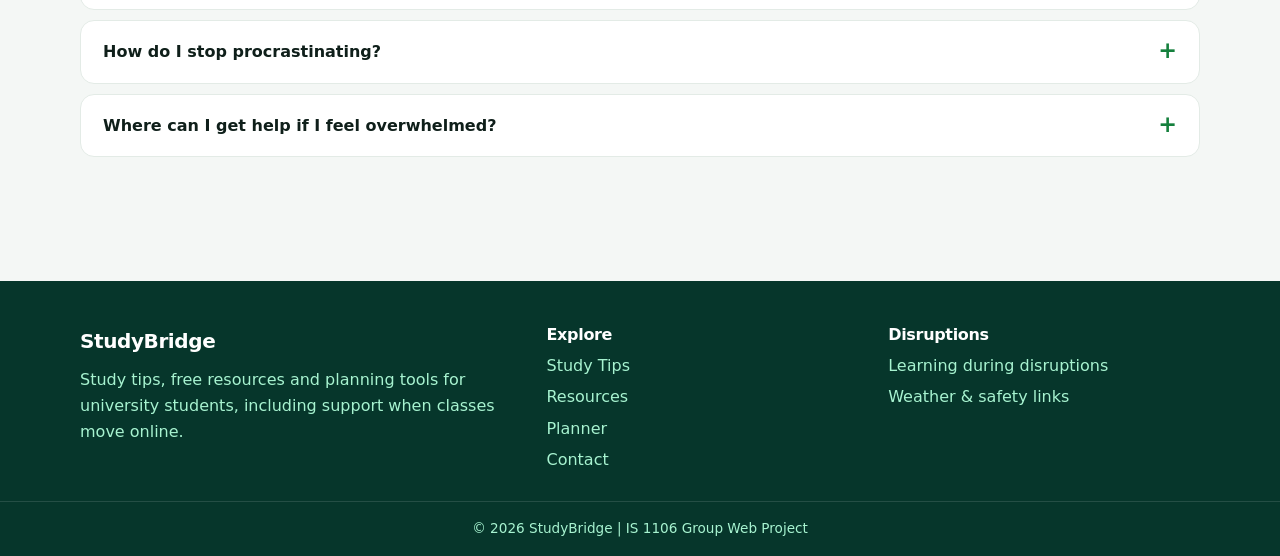
<file: study-tips.html>
<!DOCTYPE html>
<html lang="en"><head><meta charset="UTF-8"><meta name="viewport" content="width=device-width, initial-scale=1">
<meta name="description" content="Practical study tips for university students: time management, note-taking, exam preparation and how to keep learning during power or internet disruptions."><title>Study Tips | StudyBridge</title><link rel="stylesheet" href="style.css"></head>
<body><a class="skip-link" href="#content">Skip to main content</a>
<header class="site-header"><div class="header-inner">
<a class="logo" href="index.html"><span class="logo-mark"><svg viewBox="0 0 24 24" fill="none" stroke="#fff" stroke-width="2.2" stroke-linecap="round" stroke-linejoin="round"><path d="M3 17h18M5 17c0-5 3-8 7-8s7 3 7 8M12 9V5"/></svg></span>StudyBridge</a>
<button class="menu-toggle" id="menu-toggle" aria-expanded="false" aria-controls="main-nav">Menu</button>
<nav id="main-nav" aria-label="Main navigation"><ul><li><a href="index.html">Home</a></li><li><a href="study-tips.html" aria-current="page">Study Tips</a></li><li><a href="resources.html">Resources</a></li><li><a href="planner.html">Planner</a></li><li><a class="nav-cta" href="contact.html">Contact</a></li></ul></nav>
</div></header>
<div class="page-head"><div class="wrap"><span class="eyebrow">StudyBridge</span><h1>Study Tips</h1><p>Small habits make a big difference. Pick one or two tips to try this week.</p></div></div>
<main id="content" class="wrap page-main">

    <section aria-labelledby="time-heading">
      <h2 id="time-heading">Time management</h2>
      <div class="two-col">
        <article class="card">
          <h3>Plan your week</h3>
          <ol class="steps">
            <li>List all lectures, deadlines and exams.</li>
            <li>Block study sessions in your calendar.</li>
            <li>Do the hardest subject when you are most alert.</li>
            <li>Review the plan every Sunday.</li>
          </ol>
        </article>
        <article class="card">
          <h3>Stay focused</h3>
          <ul>
            <li>Study in 25-minute sessions with 5-minute breaks.</li>
            <li>Keep your phone out of reach while studying.</li>
            <li>Set one clear goal for each session.</li>
            <li>Get enough sleep, as it helps memory.</li>
          </ul>
        </article>
      </div>
    </section>

    <section aria-labelledby="notes-heading">
      <h2 id="notes-heading">Notes and exam preparation</h2>
      <div class="two-col">
        <article class="card">
          <h3>Better notes</h3>
          <ul>
            <li>Write notes in your own words.</li>
            <li>Use headings, short lists and diagrams.</li>
            <li>Review notes within 24 hours of the lecture.</li>
          </ul>
        </article>
        <article class="card">
          <h3>Exam preparation</h3>
          <ul>
            <li>Start revising at least two weeks early.</li>
            <li>Practise with past papers under time limits.</li>
            <li>Test yourself instead of only re-reading.</li>
            <li>Study with a friend and explain topics aloud.</li>
          </ul>
        </article>
      </div>
    </section>

    <section id="disruptions" aria-labelledby="disrupt-heading">
      <h2 id="disrupt-heading">Learning during disruptions</h2>
      <p>Severe weather can cause power cuts and unreliable internet, and universities may move lectures online. A little preparation helps.</p>

      <div class="table-wrap">
        <table>
          <caption>Three-stage plan for disrupted learning</caption>
          <thead>
            <tr><th scope="col">Stage</th><th scope="col">What to do</th></tr>
          </thead>
          <tbody>
            <tr>
              <th scope="row">1. Prepare</th>
              <td>Download lecture slides, readings and videos while you have power and data. Charge your phone and power bank. Save your lecturers' contact details.</td>
            </tr>
            <tr>
              <th scope="row">2. During the disruption</th>
              <td>Study from downloaded or printed material. Check official university notices when you have signal. Message your lecturer if you miss a deadline or class.</td>
            </tr>
            <tr>
              <th scope="row">3. Recover</th>
              <td>Watch recorded lectures, catch up on missed work, and ask about extensions or alternative assessments.</td>
            </tr>
          </tbody>
        </table>
      </div>

      <p><strong>Safety first:</strong> during storms or floods, follow official instructions. No assignment is worth taking a risk. For weather and disaster updates see the <a href="resources.html">Resources page</a>.</p>
    </section>

    <section aria-labelledby="faq-heading">
      <h2 id="faq-heading">Frequently asked questions</h2>

      <div class="faq-item">
        <button class="faq-question" aria-expanded="false">How many hours should I study each day? <span class="faq-icon" aria-hidden="true">+</span></button>
        <div class="faq-answer"><p>It depends on your course, but many students aim for 2 to 4 focused hours outside lectures. Use the <a href="planner.html">Planner</a> to work out a schedule.</p></div>
      </div>
      <div class="faq-item">
        <button class="faq-question" aria-expanded="false">What if I have no internet for several days? <span class="faq-icon" aria-hidden="true">+</span></button>
        <div class="faq-answer"><p>Use any downloaded material first, then contact your lecturer or department once you have a signal. Most universities allow alternative arrangements for genuine disruptions, so ask early.</p></div>
      </div>
      <div class="faq-item">
        <button class="faq-question" aria-expanded="false">How do I stop procrastinating? <span class="faq-icon" aria-hidden="true">+</span></button>
        <div class="faq-answer"><p>Start with just five minutes. Breaking a task into small steps makes it easier to begin.</p></div>
      </div>
      <div class="faq-item">
        <button class="faq-question" aria-expanded="false">Where can I get help if I feel overwhelmed? <span class="faq-icon" aria-hidden="true">+</span></button>
        <div class="faq-answer"><p>Talk to a friend, a lecturer or your university's student counsellor. You do not have to cope alone.</p></div>
      </div>
    </section>
  </main>
<footer><div class="foot">
<div><a class="logo" href="index.html">StudyBridge</a><p>Study tips, free resources and planning tools for university students, including support when classes move online.</p></div>
<div><h3>Explore</h3><ul><li><a href="study-tips.html">Study Tips</a></li><li><a href="resources.html">Resources</a></li><li><a href="planner.html">Planner</a></li><li><a href="contact.html">Contact</a></li></ul></div>
<div><h3>Disruptions</h3><ul><li><a href="study-tips.html#disruptions">Learning during disruptions</a></li><li><a href="resources.html">Weather &amp; safety links</a></li></ul></div>
</div><div class="copy">&copy; <span id="year">2026</span> StudyBridge | IS 1106 Group Web Project</div></footer>
<script src="script.js"></script></body></html>
</file>
<file: style.css>
/* StudyBridge - green university theme */
:root{
  --g900:#06362b; --g800:#0a4a3a; --g700:#0f5d46; --g600:#15803d; --g500:#22c55e; --g100:#dcfce7; --g50:#f0fdf4;
  --ink:#0f1f1a; --text:#1f2d27; --muted:#5b6b64; --line:#e3ebe6; --bg:#f4f7f5; --card:#fff;
  --warn:#fef3c7; --err:#b91c1c; --radius:16px; --shadow:0 10px 30px rgba(6,54,43,.08);
}
*{box-sizing:border-box}
html{scroll-behavior:smooth}
body{margin:0;font-family:"Inter","Segoe UI",system-ui,-apple-system,Arial,sans-serif;line-height:1.6;color:var(--text);background:var(--bg)}
h1,h2,h3{line-height:1.2;color:var(--ink);margin:0 0 .5em;letter-spacing:-.02em}
h1{font-size:clamp(2rem,4.5vw,3.2rem)} h2{font-size:clamp(1.5rem,3vw,2rem)} h3{font-size:1.15rem}
p{margin:0 0 1em} a{color:var(--g600)}
img,svg{max-width:100%}
a:focus-visible,button:focus-visible,input:focus-visible,select:focus-visible,textarea:focus-visible{outline:3px solid #f59e0b;outline-offset:2px}
.skip-link{position:absolute;left:-999px;top:0;background:#000;color:#fff;padding:8px 12px}
.skip-link:focus{left:8px;z-index:100}
.wrap{max-width:1160px;margin:0 auto;padding:0 20px}

/* header */
.site-header{position:sticky;top:0;z-index:50;background:rgba(255,255,255,.92);backdrop-filter:blur(10px);border-bottom:1px solid var(--line)}
.header-inner{max-width:1160px;margin:0 auto;padding:12px 20px;display:flex;align-items:center;justify-content:space-between;gap:12px;flex-wrap:wrap}
.logo{display:flex;align-items:center;gap:10px;font-weight:800;font-size:1.25rem;color:var(--g800);text-decoration:none;letter-spacing:-.02em}
.logo-mark{width:34px;height:34px;border-radius:10px;background:linear-gradient(135deg,var(--g700),var(--g500));display:grid;place-items:center}
.logo-mark svg{width:20px;height:20px}
.menu-toggle{display:none;background:var(--g50);color:var(--g800);border:1px solid var(--line);border-radius:10px;padding:8px 14px;font:inherit;font-weight:600;cursor:pointer}
nav ul{list-style:none;margin:0;padding:0;display:flex;gap:4px;align-items:center}
nav a{display:block;color:var(--text);text-decoration:none;padding:8px 14px;border-radius:999px;font-weight:500;font-size:.95rem}
nav a:hover{background:var(--g50);color:var(--g700)}
nav a[aria-current="page"]{color:var(--g700);background:var(--g100);font-weight:700}
nav a.nav-cta{background:var(--g700);color:#fff;font-weight:600;margin-left:6px}
nav a.nav-cta:hover{background:var(--g800);color:#fff}

/* buttons */
.btn{display:inline-flex;align-items:center;gap:8px;padding:12px 22px;border-radius:12px;font:inherit;font-weight:600;text-decoration:none;border:2px solid transparent;cursor:pointer;transition:.2s}
.btn-primary{background:var(--g500);color:#052e1f}
.btn-primary:hover{background:#4ade80;transform:translateY(-1px)}
.btn-dark{background:var(--g700);color:#fff}.btn-dark:hover{background:var(--g800)}
.btn-ghost{background:transparent;color:#fff;border-color:rgba(255,255,255,.45)}
.btn-ghost:hover{background:rgba(255,255,255,.12)}
.btn-outline{background:#fff;color:var(--g700);border-color:var(--g700)}.btn-outline:hover{background:var(--g50)}

/* hero */
.hero{background:radial-gradient(900px 400px at 85% 10%,rgba(34,197,94,.28),transparent 60%),linear-gradient(135deg,var(--g900),var(--g700));color:#fff;position:relative;overflow:hidden}
.hero .wrap{display:grid;grid-template-columns:1.1fr .9fr;gap:40px;align-items:center;padding-top:72px;padding-bottom:110px}
.eyebrow{display:inline-block;text-transform:uppercase;letter-spacing:.14em;font-size:.75rem;font-weight:700;color:#86efac;margin-bottom:14px}
.hero h1{color:#fff}
.hero h1 em{font-style:normal;color:var(--g500);font-family:Georgia,"Times New Roman",serif;font-style:italic}
.hero p.lead{font-size:1.1rem;color:#d1fae5;max-width:52ch}
.hero-actions{display:flex;gap:12px;flex-wrap:wrap;margin-top:24px}
.hero-art{position:relative;min-height:340px}
.float-card{position:absolute;background:#fff;color:var(--text);border-radius:18px;box-shadow:0 24px 50px rgba(0,0,0,.28);padding:18px}
.fc-main{inset:10px 0 auto 24px;padding:22px}
.fc-main h3{font-size:1rem;margin-bottom:12px;color:var(--g800)}
.bar{height:10px;border-radius:99px;background:var(--g100);margin:8px 0 14px;overflow:hidden}
.bar span{display:block;height:100%;background:linear-gradient(90deg,var(--g600),var(--g500));border-radius:99px}
.row-l{display:flex;justify-content:space-between;font-size:.85rem;color:var(--muted);font-weight:600}
.fc-ring{left:-6px;bottom:0;display:flex;gap:12px;align-items:center;font-weight:700;color:var(--g800)}
.fc-ring small{display:block;font-weight:500;color:var(--muted)}
.fc-tag{right:-4px;bottom:30px;background:var(--g500);color:#052e1f;font-weight:700;padding:14px 18px;transform:rotate(-3deg)}
.hero-curve{position:absolute;left:0;right:0;bottom:-1px;height:60px;background:var(--bg);clip-path:ellipse(60% 100% at 50% 100%)}

/* stats strip */
.stats{margin-top:-62px;position:relative;z-index:2}
.stats-box{background:#fff;border-radius:20px;box-shadow:var(--shadow);display:grid;grid-template-columns:repeat(4,1fr);padding:22px 10px;border:1px solid var(--line)}
.stat{display:flex;gap:14px;align-items:center;padding:6px 20px;border-right:1px solid var(--line)}
.stat:last-child{border:none}
.stat .ico{flex:none}
.stat strong{display:block;font-size:1.5rem;color:var(--g800);line-height:1.1}
.stat span{font-size:.85rem;color:var(--muted)}
.ico{width:44px;height:44px;border-radius:12px;background:var(--g100);color:var(--g700);display:grid;place-items:center}
.ico svg{width:22px;height:22px}

/* sections */
section.block{padding:64px 0}
.sec-head{max-width:640px;margin-bottom:32px}
.sec-head p{color:var(--muted)}
.sec-head.center{margin-inline:auto;text-align:center}
.grid{display:grid;grid-template-columns:repeat(auto-fill,minmax(250px,1fr));gap:20px}
.card{background:var(--card);border:1px solid var(--line);border-radius:var(--radius);padding:24px;box-shadow:0 2px 0 rgba(6,54,43,.02);transition:.2s}
.grid .card:hover{transform:translateY(-4px);box-shadow:var(--shadow);border-color:#c9dccf}
.card .ico{margin-bottom:14px}
.card a.more{font-weight:700;text-decoration:none;color:var(--g700);display:inline-flex;gap:6px}
.card a.more:hover{gap:10px}
.tag{display:inline-block;background:var(--g100);color:var(--g800);font-size:.75rem;font-weight:700;padding:3px 10px;border-radius:99px;margin-bottom:10px}

/* about band */
.about{background:var(--g800);color:#d1fae5;border-radius:28px;display:grid;grid-template-columns:1fr 1fr;overflow:hidden}
.about-art{background:linear-gradient(160deg,#0d7a5a,#0a4a3a);display:grid;place-items:center;padding:30px;min-height:320px}
.about-body{padding:44px}
.about-body h2{color:#fff}
.about-body ul{list-style:none;padding:0;margin:20px 0 24px;display:grid;gap:12px}
.about-body li{display:flex;gap:12px;align-items:flex-start}
.about-body li::before{content:"✓";flex:none;width:24px;height:24px;border-radius:50%;background:var(--g500);color:#052e1f;font-weight:800;display:grid;place-items:center;font-size:.8rem}

/* notice */
.notice{background:var(--warn);border:1px solid #fcd34d;border-left:6px solid #f59e0b;border-radius:var(--radius);padding:24px 28px}
.notice h2{font-size:1.3rem}.notice p{margin:0}

/* impact */
.impact{background:linear-gradient(135deg,var(--g900),var(--g800));color:#fff;border-radius:28px;padding:44px 20px;text-align:center}
.impact h2{color:#fff}
.impact-grid{display:grid;grid-template-columns:repeat(4,1fr);gap:10px;margin-top:28px}
.impact-grid strong{display:block;font-size:2.4rem;color:var(--g500);line-height:1.1}
.impact-grid span{color:#a7f3d0;font-size:.9rem}

/* cta */
.cta{background:linear-gradient(120deg,var(--g800),var(--g600));color:#fff;border-radius:28px;padding:44px;display:flex;justify-content:space-between;align-items:center;gap:20px;flex-wrap:wrap}
.cta h2{color:#fff;margin:0 0 6px}.cta p{margin:0;color:#d1fae5}

/* page head */
.page-head{background:linear-gradient(135deg,var(--g900),var(--g700));color:#fff;padding:52px 0 70px;position:relative}
.page-head h1{color:#fff;margin-bottom:8px}.page-head p{color:#d1fae5;margin:0;max-width:60ch}
.page-main{margin-top:-36px;position:relative;padding-bottom:60px}
.page-main section{margin-bottom:44px}
.two-col{display:grid;grid-template-columns:repeat(auto-fit,minmax(300px,1fr));gap:20px}
.steps{padding-left:20px;margin:0}.card ul{padding-left:20px;margin:0}.card li{margin-bottom:6px}

/* tables */
.table-wrap{overflow-x:auto;background:#fff;border:1px solid var(--line);border-radius:var(--radius)}
table{border-collapse:collapse;width:100%;min-width:560px}
caption{caption-side:top;text-align:left;font-weight:700;padding:14px 18px;color:var(--g800)}
th,td{padding:12px 18px;text-align:left;border-top:1px solid var(--line);vertical-align:top}
thead th{background:var(--g50);color:var(--g800);font-size:.85rem;text-transform:uppercase;letter-spacing:.05em}
tbody th{color:var(--g800);white-space:nowrap}
tbody tr:hover{background:#fafdfb}

/* faq */
.faq-item{background:#fff;border:1px solid var(--line);border-radius:14px;margin-bottom:10px;overflow:hidden}
.faq-question{width:100%;display:flex;justify-content:space-between;gap:12px;text-align:left;background:none;border:0;padding:18px 22px;font:inherit;font-weight:600;color:var(--ink);cursor:pointer}
.faq-icon{color:var(--g600);font-size:1.4rem;line-height:1;transition:.2s}
.faq-item.open .faq-icon{transform:rotate(45deg)}
.faq-answer{display:none;padding:0 22px 4px;color:var(--muted)}
.faq-item.open .faq-answer{display:block}

/* resources */
.search-bar{margin-bottom:14px}
.search-bar label{display:block;font-weight:600;margin-bottom:6px}
input[type=search],input[type=text],input[type=email],input[type=number],select,textarea{width:100%;padding:12px 14px;border:1.5px solid #cdd9d2;border-radius:12px;font:inherit;background:#fff;color:var(--text)}
input:focus,select:focus,textarea:focus{border-color:var(--g600)}
.filter-buttons{display:flex;flex-wrap:wrap;gap:8px;margin-bottom:14px}
.filter-btn{padding:8px 16px;border-radius:99px;border:1.5px solid #cdd9d2;background:#fff;font:inherit;font-weight:600;color:var(--muted);cursor:pointer}
.filter-btn:hover{border-color:var(--g600);color:var(--g700)}
.filter-btn.active{background:var(--g700);border-color:var(--g700);color:#fff}
#resource-count{color:var(--muted);font-weight:600}

/* forms */
label{display:block;font-weight:600;margin:14px 0 6px}
.gpa-row{display:grid;grid-template-columns:1fr 1fr;gap:0 12px;margin-bottom:6px}
.gpa-row label:nth-child(1),.gpa-row label:nth-child(3){margin-top:10px}
.result-box{margin-top:14px;background:var(--g50);border:1px dashed var(--g500);border-radius:12px;padding:14px 16px;color:var(--g800);font-weight:600}
form.card{max-width:640px}
.error{color:var(--err);font-size:.88rem;margin:4px 0 0;min-height:1.2em}
.success{background:var(--g100);border:1px solid var(--g500);color:var(--g900);padding:14px 16px;border-radius:12px;font-weight:600}
.contact-grid{display:grid;grid-template-columns:1.3fr .7fr;gap:24px;align-items:start}
.contact-grid form.card{max-width:none}

/* footer */
footer{background:var(--g900);color:#a7f3d0;margin-top:20px}
.foot{max-width:1160px;margin:0 auto;padding:44px 20px 28px;display:grid;grid-template-columns:1.4fr 1fr 1fr;gap:30px}
.foot h3{color:#fff;font-size:1rem}
.foot ul{list-style:none;margin:0;padding:0;display:grid;gap:6px}
.foot a{color:#a7f3d0;text-decoration:none}.foot a:hover{color:#fff;text-decoration:underline}
.foot .logo{color:#fff;margin-bottom:10px}
.copy{border-top:1px solid rgba(255,255,255,.12);text-align:center;padding:16px 20px;font-size:.85rem}

/* responsive */
@media(max-width:900px){
  .hero .wrap{grid-template-columns:1fr;padding-top:48px;padding-bottom:90px}
  .hero-art{min-height:300px;max-width:440px}
  .stats-box{grid-template-columns:1fr 1fr;gap:6px 0}
  .stat:nth-child(2){border-right:none}
  .about{grid-template-columns:1fr}.about-art{min-height:240px}
  .impact-grid{grid-template-columns:1fr 1fr;gap:22px}
  .contact-grid{grid-template-columns:1fr}
  .foot{grid-template-columns:1fr 1fr}.foot>div:first-child{grid-column:1/-1}
}
@media(max-width:720px){
  .menu-toggle{display:block}
  nav{width:100%;display:none}nav.open{display:block}
  nav ul{flex-direction:column;align-items:stretch;padding:8px 0}
  nav a.nav-cta{margin:4px 0 0;text-align:center}
  .about-body,.cta{padding:28px}
  .gpa-row{grid-template-columns:1fr}
}
@media(max-width:480px){
  .stats-box{grid-template-columns:1fr}.stat{border-right:none;border-bottom:1px solid var(--line);padding:12px}.stat:last-child{border:none}
  .fc-tag{display:none}
}
@media(prefers-reduced-motion:reduce){*{transition:none!important;scroll-behavior:auto!important}}
</file>
